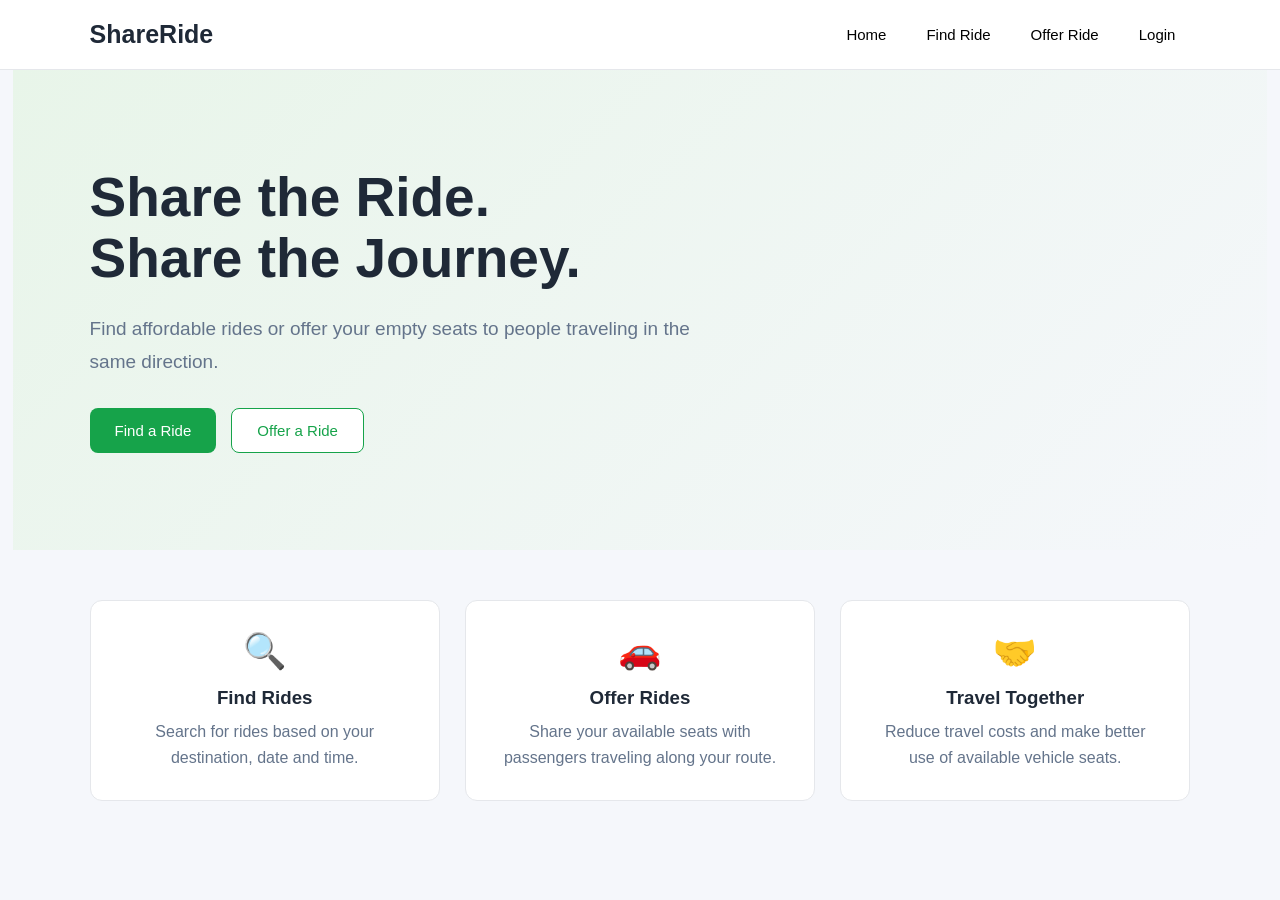
<file: index.html>
<!DOCTYPE html>
<html lang="en">
<head>
    <meta charset="UTF-8">
    <meta name="viewport" content="width=device-width, initial-scale=1.0">

    <title>ShareRide - Car Pooling System</title>

    <link rel="stylesheet" href="style.css">
</head>

<body>

    <!-- ================= NAVBAR ================= -->

    <nav class="navbar">

        <div class="logo" onclick="showPage('home')">
            ShareRide
        </div>

        <div class="nav-links" id="navLinks">
            <button onclick="showPage('home')">Home</button>
            <button onclick="showPage('findRide')">Find Ride</button>
            <button onclick="showPage('offerRide')">Offer Ride</button>
            <button onclick="showPage('login')" id="loginNav">
                Login
            </button>
        </div>

    </nav>


    <!-- ================= HOME ================= -->

    <section id="home" class="page active">

        <div class="hero">

            <div class="hero-content">

                <h1>
                    Share the Ride.<br>
                    Share the Journey.
                </h1>

                <p>
                    Find affordable rides or offer your empty seats
                    to people traveling in the same direction.
                </p>

                <div class="hero-buttons">

                    <button
                        class="primary-btn"
                        onclick="showPage('findRide')">
                        Find a Ride
                    </button>

                    <button
                        class="secondary-btn"
                        onclick="showPage('offerRide')">
                        Offer a Ride
                    </button>

                </div>

            </div>

        </div>


        <div class="features">

            <div class="feature-card">

                <div class="feature-icon">🔍</div>

                <h3>Find Rides</h3>

                <p>
                    Search for rides based on your destination,
                    date and time.
                </p>

            </div>


            <div class="feature-card">

                <div class="feature-icon">🚗</div>

                <h3>Offer Rides</h3>

                <p>
                    Share your available seats with passengers
                    traveling along your route.
                </p>

            </div>


            <div class="feature-card">

                <div class="feature-icon">🤝</div>

                <h3>Travel Together</h3>

                <p>
                    Reduce travel costs and make better use
                    of available vehicle seats.
                </p>

            </div>

        </div>

    </section>



    <!-- ================= LOGIN ================= -->

    <section id="login" class="page">

        <div class="form-container">

            <h2>Welcome Back</h2>

            <p class="form-subtitle">
                Login to your ShareRide account
            </p>


            <form onsubmit="login(event)">

                <label>Email</label>

                <input
                    type="email"
                    id="loginEmail"
                    placeholder="Enter your email"
                    required>


                <label>Password</label>

                <input
                    type="password"
                    id="loginPassword"
                    placeholder="Enter your password"
                    required>


                <button
                    type="submit"
                    class="primary-btn full-width">
                    Login
                </button>

            </form>


            <p class="switch-form">

                Don't have an account?

                <span onclick="showPage('register')">
                    Create Account
                </span>

            </p>

        </div>

    </section>



    <!-- ================= REGISTER ================= -->

    <section id="register" class="page">

        <div class="form-container">

            <h2>Create Account</h2>

            <p class="form-subtitle">
                Join the ShareRide community
            </p>


            <form onsubmit="register(event)">

                <label>Full Name</label>

                <input
                    type="text"
                    id="registerName"
                    placeholder="Enter your name"
                    required>


                <label>Email</label>

                <input
                    type="email"
                    id="registerEmail"
                    placeholder="Enter your email"
                    required>


                <label>Phone</label>

                <input
                    type="tel"
                    id="registerPhone"
                    placeholder="Enter your phone number"
                    required>


                <label>Password</label>

                <input
                    type="password"
                    id="registerPassword"
                    placeholder="Create a password"
                    required>


                <button
                    type="submit"
                    class="primary-btn full-width">
                    Create Account
                </button>

            </form>


            <p class="switch-form">

                Already have an account?

                <span onclick="showPage('login')">
                    Login
                </span>

            </p>

        </div>

    </section>



    <!-- ================= DASHBOARD ================= -->

    <section id="dashboard" class="page">

        <div class="dashboard-container">

            <div class="dashboard-header">

                <div>

                    <h2 id="welcomeUser">
                        Welcome!
                    </h2>

                    <p>
                        Manage your rides and bookings.
                    </p>

                </div>

                <button
                    class="logout-btn"
                    onclick="logout()">
                    Logout
                </button>

            </div>


            <div class="dashboard-actions">

                <div
                    class="dashboard-card"
                    onclick="showPage('offerRide')">

                    <div class="dashboard-icon">
                        🚗
                    </div>

                    <h3>Offer a Ride</h3>

                    <p>
                        Have an empty seat?
                        Offer your ride.
                    </p>

                </div>


                <div
                    class="dashboard-card"
                    onclick="showPage('findRide')">

                    <div class="dashboard-icon">
                        🔍
                    </div>

                    <h3>Find a Ride</h3>

                    <p>
                        Search for available rides.
                    </p>

                </div>


                <div
                    class="dashboard-card"
                    onclick="showPage('myRides')">

                    <div class="dashboard-icon">
                        📋
                    </div>

                    <h3>My Rides</h3>

                    <p>
                        View your offered rides.
                    </p>

                </div>


                <div
                    class="dashboard-card"
                    onclick="showPage('bookings')">

                    <div class="dashboard-icon">
                        🎫
                    </div>

                    <h3>My Bookings</h3>

                    <p>
                        View your ride bookings.
                    </p>

                </div>

            </div>

        </div>

    </section>



    <!-- ================= OFFER RIDE ================= -->

    <section id="offerRide" class="page">

        <div class="form-container large">

            <h2>Offer a Ride</h2>

            <p class="form-subtitle">
                Enter the details of your upcoming trip.
            </p>


            <form onsubmit="offerRide(event)">

                <div class="form-row">

                    <div>

                        <label>From</label>

                        <input
                            type="text"
                            id="rideSource"
                            placeholder="e.g. Rajshahi"
                            required>

                    </div>


                    <div>

                        <label>To</label>

                        <input
                            type="text"
                            id="rideDestination"
                            placeholder="e.g. Dhaka"
                            required>

                    </div>

                </div>


                <div class="form-row">

                    <div>

                        <label>Date</label>

                        <input
                            type="date"
                            id="rideDate"
                            required>

                    </div>


                    <div>

                        <label>Time</label>

                        <input
                            type="time"
                            id="rideTime"
                            required>

                    </div>

                </div>


                <div class="form-row">

                    <div>

                        <label>Available Seats</label>

                        <input
                            type="number"
                            id="rideSeats"
                            min="1"
                            max="8"
                            placeholder="e.g. 3"
                            required>

                    </div>


                    <div>

                        <label>Fare per Seat (৳)</label>

                        <input
                            type="number"
                            id="rideFare"
                            min="0"
                            placeholder="e.g. 500"
                            required>

                    </div>

                </div>


                <button
                    type="submit"
                    class="primary-btn full-width">

                    Publish Ride

                </button>

            </form>

        </div>

    </section>



    <!-- ================= FIND RIDE ================= -->

    <section id="findRide" class="page">

        <div class="page-container">

            <h2>Find a Ride</h2>

            <p class="form-subtitle">
                Search for available rides.
            </p>


            <div class="search-box">

                <div>

                    <label>From</label>

                    <input
                        type="text"
                        id="searchSource"
                        placeholder="e.g. Rajshahi">

                </div>


                <div>

                    <label>To</label>

                    <input
                        type="text"
                        id="searchDestination"
                        placeholder="e.g. Dhaka">

                </div>


                <div>

                    <label>Date</label>

                    <input
                        type="date"
                        id="searchDate">

                </div>


                <button
                    class="primary-btn"
                    onclick="searchRides()">

                    Search

                </button>

            </div>


            <div id="rideResults">

                <div class="ride-card">

                    <div class="ride-main">

                        <h3>
                            Rajshahi → Dhaka
                        </h3>

                        <p>
                            👤 Driver: Rahim Ahmed
                        </p>

                        <p>
                            📅 20 August 2026
                        </p>

                        <p>
                            🕗 08:00 AM
                        </p>

                    </div>


                    <div class="ride-info">

                        <strong>
                            ৳500
                        </strong>

                        <span>
                            3 seats available
                        </span>

                        <button
                            class="small-btn"
                            onclick="viewRide()">

                            View Details

                        </button>

                    </div>

                </div>


                <div class="ride-card">

                    <div class="ride-main">

                        <h3>
                            Rajshahi → Dhaka
                        </h3>

                        <p>
                            👤 Driver: Karim Hasan
                        </p>

                        <p>
                            📅 20 August 2026
                        </p>

                        <p>
                            🕘 09:30 AM
                        </p>

                    </div>


                    <div class="ride-info">

                        <strong>
                            ৳450
                        </strong>

                        <span>
                            2 seats available
                        </span>

                        <button
                            class="small-btn"
                            onclick="viewRide()">

                            View Details

                        </button>

                    </div>

                </div>

            </div>

        </div>

    </section>



    <!-- ================= RIDE DETAILS ================= -->

    <section id="rideDetails" class="page">

        <div class="details-container">

            <button
                class="back-btn"
                onclick="showPage('findRide')">

                ← Back to rides

            </button>


            <div class="details-card">

                <h2>
                    Rajshahi → Dhaka
                </h2>

                <div class="details-grid">

                    <div>
                        <span>Driver</span>
                        <strong>Rahim Ahmed</strong>
                    </div>

                    <div>
                        <span>Date</span>
                        <strong>20 August 2026</strong>
                    </div>

                    <div>
                        <span>Time</span>
                        <strong>08:00 AM</strong>
                    </div>

                    <div>
                        <span>Available Seats</span>
                        <strong>3</strong>
                    </div>

                    <div>
                        <span>Fare</span>
                        <strong>৳500 / seat</strong>
                    </div>

                </div>


                <button
                    class="primary-btn full-width"
                    onclick="bookRide()">

                    Book a Seat

                </button>

            </div>

        </div>

    </section>



    <!-- ================= MY RIDES ================= -->

    <section id="myRides" class="page">

        <div class="page-container">

            <h2>My Rides</h2>

            <p class="form-subtitle">
                Rides you have offered.
            </p>


            <div class="ride-card">

                <div class="ride-main">

                    <h3>
                        Rajshahi → Dhaka
                    </h3>

                    <p>
                        📅 20 August 2026
                    </p>

                    <p>
                        🕗 08:00 AM
                    </p>

                </div>


                <div class="ride-info">

                    <strong>
                        3 Seats
                    </strong>

                    <span>
                        ৳500 / seat
                    </span>

                </div>

            </div>

        </div>

    </section>



    <!-- ================= BOOKINGS ================= -->

    <section id="bookings" class="page">

        <div class="page-container">

            <h2>My Bookings</h2>

            <p class="form-subtitle">
                Your upcoming rides.
            </p>


            <div class="ride-card">

                <div class="ride-main">

                    <h3>
                        Rajshahi → Dhaka
                    </h3>

                    <p>
                        Driver: Rahim Ahmed
                    </p>

                    <p>
                        20 August 2026 · 08:00 AM
                    </p>

                </div>


                <div class="ride-info">

                    <strong>
                        1 Seat
                    </strong>

                    <span class="status">
                        Confirmed
                    </span>

                </div>

            </div>

        </div>

    </section>



    <!-- ================= TOAST ================= -->

    <div id="toast" class="toast">
        <span id="toastMessage"></span>
    </div>


    <script src="script.js"></script>

</body>
</html>
</file>
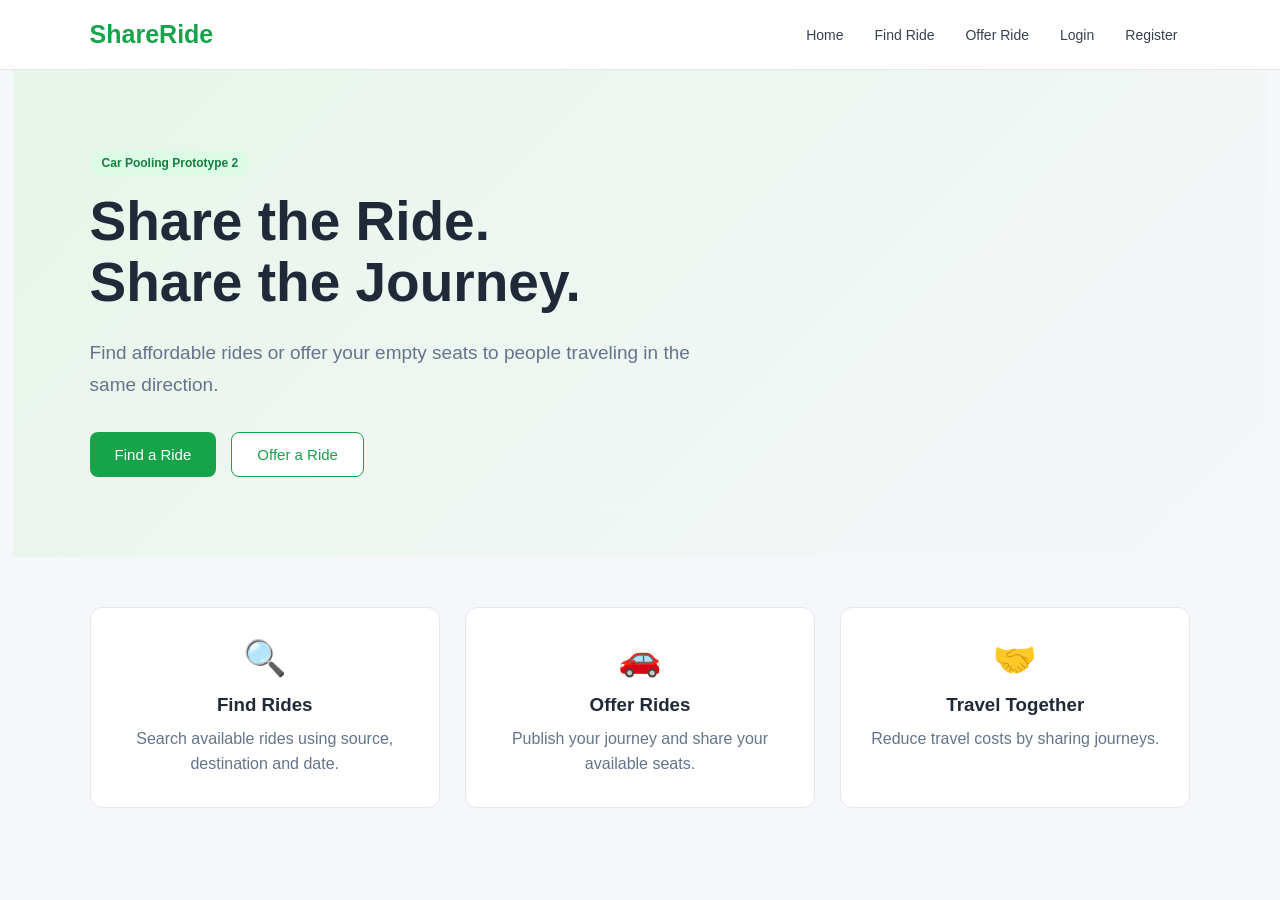
<file: prototype-2/index.html>
<!DOCTYPE html>
<html lang="en">

<head>

    <meta charset="UTF-8">

    <meta
        name="viewport"
        content="width=device-width, initial-scale=1.0">

    <title>ShareRide - Prototype 2</title>

    <link rel="stylesheet" href="style.css">

</head>

<body>


<!-- =====================================================
     NAVBAR
===================================================== -->

<nav class="navbar">

    <div
        class="logo"
        onclick="showPage('home')">

        ShareRide

    </div>


    <div
        class="nav-links"
        id="navLinks">

        <button onclick="showPage('home')">
            Home
        </button>

        <button onclick="showPage('findRide')">
            Find Ride
        </button>

        <button
            onclick="showPage('offerRide')">

            Offer Ride

        </button>

        <button
            id="dashboardNav"
            onclick="showPage('dashboard')"
            class="hidden">

            Dashboard

        </button>

        <button
            id="loginNav"
            onclick="showPage('login')">

            Login

        </button>

        <button
            id="registerNav"
            onclick="showPage('register')">

            Register

        </button>

        <button
            id="logoutNav"
            onclick="logout()"
            class="hidden">

            Logout

        </button>

    </div>

</nav>



<!-- =====================================================
     HOME
===================================================== -->

<section
    id="home"
    class="page active">

    <div class="hero">

        <div class="hero-content">

            <span class="badge">
                Car Pooling Prototype 2
            </span>

            <h1>
                Share the Ride.<br>
                Share the Journey.
            </h1>

            <p>
                Find affordable rides or offer your
                empty seats to people traveling in
                the same direction.
            </p>


            <div class="hero-buttons">

                <button
                    class="primary-btn"
                    onclick="showPage('findRide')">

                    Find a Ride

                </button>


                <button
                    class="secondary-btn"
                    onclick="showPage('offerRide')">

                    Offer a Ride

                </button>

            </div>

        </div>

    </div>


    <div class="features">

        <div class="feature-card">

            <div class="feature-icon">
                🔍
            </div>

            <h3>
                Find Rides
            </h3>

            <p>
                Search available rides using
                source, destination and date.
            </p>

        </div>


        <div class="feature-card">

            <div class="feature-icon">
                🚗
            </div>

            <h3>
                Offer Rides
            </h3>

            <p>
                Publish your journey and share
                your available seats.
            </p>

        </div>


        <div class="feature-card">

            <div class="feature-icon">
                🤝
            </div>

            <h3>
                Travel Together
            </h3>

            <p>
                Reduce travel costs by
                sharing journeys.
            </p>

        </div>

    </div>

</section>



<!-- =====================================================
     LOGIN
===================================================== -->

<section
    id="login"
    class="page">

    <div class="form-container">

        <h2>
            Welcome Back
        </h2>

        <p class="form-subtitle">
            Login to your ShareRide account
        </p>


        <form
            onsubmit="login(event)">

            <label>
                Email
            </label>

            <input
                type="email"
                id="loginEmail"
                placeholder="Enter your email"
                required>


            <label>
                Password
            </label>

            <input
                type="password"
                id="loginPassword"
                placeholder="Enter your password"
                required>


            <button
                type="submit"
                class="primary-btn full-width">

                Login

            </button>

        </form>


        <p class="switch-form">

            Don't have an account?

            <span
                onclick="showPage('register')">

                Create Account

            </span>

        </p>

    </div>

</section>



<!-- =====================================================
     REGISTER
===================================================== -->

<section
    id="register"
    class="page">

    <div class="form-container">

        <h2>
            Create Account
        </h2>

        <p class="form-subtitle">
            Join the ShareRide community
        </p>


        <form
            onsubmit="register(event)">

            <label>
                Full Name
            </label>

            <input
                type="text"
                id="registerName"
                placeholder="Enter your name"
                required>


            <label>
                Email
            </label>

            <input
                type="email"
                id="registerEmail"
                placeholder="Enter your email"
                required>


            <label>
                Phone
            </label>

            <input
                type="tel"
                id="registerPhone"
                placeholder="01XXXXXXXXX"
                required>


            <label>
                Password
            </label>

            <input
                type="password"
                id="registerPassword"
                placeholder="Create a password"
                minlength="6"
                required>


            <button
                type="submit"
                class="primary-btn full-width">

                Create Account

            </button>

        </form>


        <p class="switch-form">

            Already have an account?

            <span
                onclick="showPage('login')">

                Login

            </span>

        </p>

    </div>

</section>



<!-- =====================================================
     DASHBOARD
===================================================== -->

<section
    id="dashboard"
    class="page">

    <div class="dashboard-container">

        <div class="dashboard-header">

            <div>

                <span class="badge">
                    Dashboard
                </span>

                <h2 id="welcomeUser">
                    Welcome!
                </h2>

                <p>
                    Manage your rides and bookings.
                </p>

            </div>

        </div>


        <div class="stats">

            <div class="stat-card">

                <span>
                    Offered Rides
                </span>

                <strong id="rideCount">
                    0
                </strong>

            </div>


            <div class="stat-card">

                <span>
                    My Bookings
                </span>

                <strong id="bookingCount">
                    0
                </strong>

            </div>


            <div class="stat-card">

                <span>
                    Active Rides
                </span>

                <strong id="activeRideCount">
                    0
                </strong>

            </div>

        </div>


        <div class="dashboard-actions">

            <div
                class="dashboard-card"
                onclick="showPage('offerRide')">

                <div class="dashboard-icon">
                    🚗
                </div>

                <h3>
                    Offer a Ride
                </h3>

                <p>
                    Publish your upcoming journey.
                </p>

            </div>


            <div
                class="dashboard-card"
                onclick="showPage('findRide')">

                <div class="dashboard-icon">
                    🔍
                </div>

                <h3>
                    Find a Ride
                </h3>

                <p>
                    Search for available rides.
                </p>

            </div>


            <div
                class="dashboard-card"
                onclick="showPage('myRides')">

                <div class="dashboard-icon">
                    📋
                </div>

                <h3>
                    My Rides
                </h3>

                <p>
                    Manage rides you have offered.
                </p>

            </div>


            <div
                class="dashboard-card"
                onclick="showPage('bookings')">

                <div class="dashboard-icon">
                    🎫
                </div>

                <h3>
                    My Bookings
                </h3>

                <p>
                    View your booked rides.
                </p>

            </div>

        </div>

    </div>

</section>



<!-- =====================================================
     OFFER RIDE
===================================================== -->

<section
    id="offerRide"
    class="page">

    <div class="form-container large">

        <h2>
            Offer a Ride
        </h2>

        <p class="form-subtitle">
            Publish your upcoming journey.
        </p>


        <form
            onsubmit="createRide(event)">

            <div class="form-row">

                <div>

                    <label>
                        From
                    </label>

                    <input
                        type="text"
                        id="rideSource"
                        placeholder="e.g. Rajshahi"
                        required>

                </div>


                <div>

                    <label>
                        To
                    </label>

                    <input
                        type="text"
                        id="rideDestination"
                        placeholder="e.g. Dhaka"
                        required>

                </div>

            </div>


            <div class="form-row">

                <div>

                    <label>
                        Date
                    </label>

                    <input
                        type="date"
                        id="rideDate"
                        required>

                </div>


                <div>

                    <label>
                        Time
                    </label>

                    <input
                        type="time"
                        id="rideTime"
                        required>

                </div>

            </div>


            <div class="form-row">

                <div>

                    <label>
                        Available Seats
                    </label>

                    <input
                        type="number"
                        id="rideSeats"
                        min="1"
                        max="8"
                        required>

                </div>


                <div>

                    <label>
                        Fare per Seat (৳)
                    </label>

                    <input
                        type="number"
                        id="rideFare"
                        min="0"
                        required>

                </div>

            </div>


            <button
                type="submit"
                class="primary-btn full-width">

                Publish Ride

            </button>

        </form>

    </div>

</section>



<!-- =====================================================
     FIND RIDE
===================================================== -->

<section
    id="findRide"
    class="page">

    <div class="page-container">

        <h2>
            Find a Ride
        </h2>

        <p class="form-subtitle">
            Search for available rides.
        </p>


        <div class="search-box">

            <div>

                <label>
                    From
                </label>

                <input
                    type="text"
                    id="searchSource"
                    placeholder="Rajshahi">

            </div>


            <div>

                <label>
                    To
                </label>

                <input
                    type="text"
                    id="searchDestination"
                    placeholder="Dhaka">

            </div>


            <div>

                <label>
                    Date
                </label>

                <input
                    type="date"
                    id="searchDate">

            </div>


            <button
                class="primary-btn"
                onclick="searchRides()">

                Search

            </button>

        </div>


        <div id="rideResults">

        </div>

    </div>

</section>



<!-- =====================================================
     RIDE DETAILS
===================================================== -->

<section
    id="rideDetails"
    class="page">

    <div class="details-container">

        <button
            class="back-btn"
            onclick="showPage('findRide')">

            ← Back to rides

        </button>


        <div
            id="rideDetailsContent"
            class="details-card">

        </div>

    </div>

</section>



<!-- =====================================================
     MY RIDES
===================================================== -->

<section
    id="myRides"
    class="page">

    <div class="page-container">

        <h2>
            My Rides
        </h2>

        <p class="form-subtitle">
            Rides you have published.
        </p>


        <div id="myRidesContainer">

        </div>

    </div>

</section>



<!-- =====================================================
     BOOKINGS
===================================================== -->

<section
    id="bookings"
    class="page">

    <div class="page-container">

        <h2>
            My Bookings
        </h2>

        <p class="form-subtitle">
            Your booked rides.
        </p>


        <div id="bookingsContainer">

        </div>

    </div>

</section>



<!-- =====================================================
     TOAST
===================================================== -->

<div
    id="toast"
    class="toast">

    <span id="toastMessage"></span>

</div>



<script src="script.js"></script>

</body>

</html>
</file>
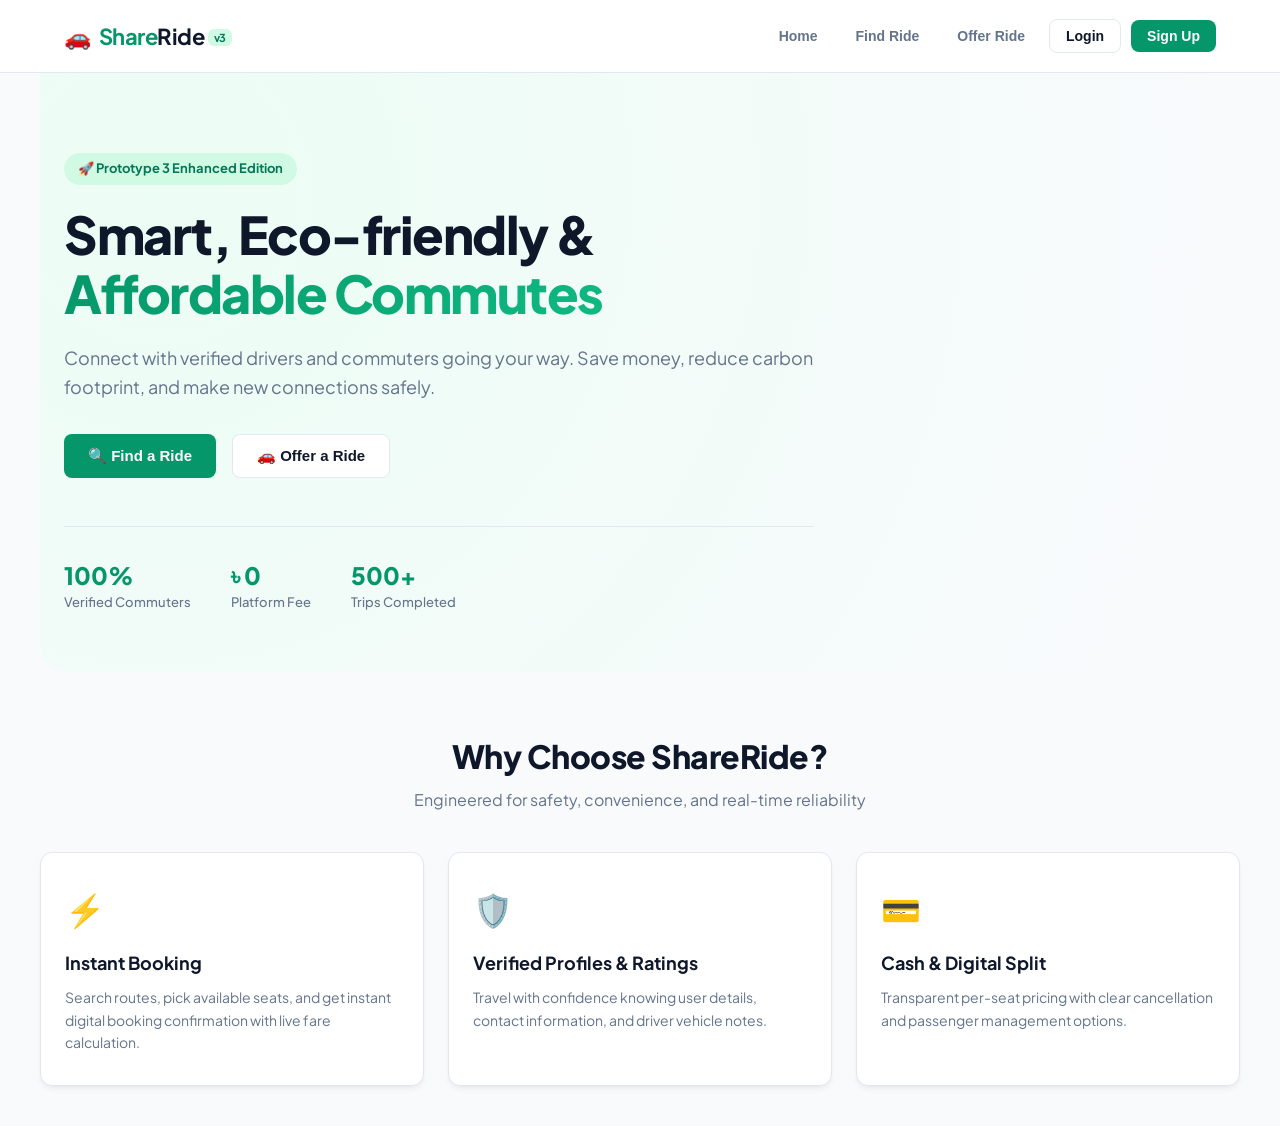
<file: Prototype-3/index.html>
<!DOCTYPE html>
<html lang="en">
<head>
    <meta charset="UTF-8">
    <meta name="viewport" content="width=device-width, initial-scale=1.0">
    <title>ShareRide - Prototype 3</title>
    <link rel="stylesheet" href="style.css">
    <!-- Google Fonts for modern look -->
    <link rel="preconnect" href="https://fonts.googleapis.com">
    <link rel="preconnect" href="https://fonts.gstatic.com" crossorigin>
    <link href="https://fonts.googleapis.com/css2?family=Plus+Jakarta+Sans:wght@400;500;600;700;800&display=swap" rel="stylesheet">
</head>
<body>

<!-- =====================================================
     NAVBAR
===================================================== -->
<nav class="navbar">
    <div class="nav-container">
        <div class="logo" onclick="showPage('home')">
            <span class="logo-icon">🚗</span>
            <span>Share<strong>Ride</strong> <small class="version-tag">v3</small></span>
        </div>

        <div class="nav-links" id="navLinks">
            <button class="nav-item" onclick="showPage('home')">Home</button>
            <button class="nav-item" onclick="showPage('findRide')">Find Ride</button>
            <button class="nav-item" onclick="showPage('offerRide')">Offer Ride</button>
            <button class="nav-item hidden" id="dashboardNav" onclick="showPage('dashboard')">Dashboard</button>
            <button class="nav-btn btn-secondary" id="loginNav" onclick="showPage('login')">Login</button>
            <button class="nav-btn btn-primary" id="registerNav" onclick="showPage('register')">Sign Up</button>
            <button class="nav-btn btn-danger hidden" id="logoutNav" onclick="logout()">Logout</button>
        </div>
    </div>
</nav>

<!-- =====================================================
     HOME
===================================================== -->
<section id="home" class="page active">
    <div class="hero">
        <div class="hero-content">
            <span class="badge">🚀 Prototype 3 Enhanced Edition</span>
            <h1>Smart, Eco-friendly & <br><span class="gradient-text">Affordable Commutes</span></h1>
            <p>Connect with verified drivers and commuters going your way. Save money, reduce carbon footprint, and make new connections safely.</p>
            
            <div class="hero-buttons">
                <button class="primary-btn" onclick="showPage('findRide')">🔍 Find a Ride</button>
                <button class="secondary-btn" onclick="showPage('offerRide')">🚗 Offer a Ride</button>
            </div>
            
            <div class="hero-stats">
                <div class="mini-stat">
                    <span class="mini-num">100%</span>
                    <span class="mini-label">Verified Commuters</span>
                </div>
                <div class="mini-stat">
                    <span class="mini-num">৳ 0</span>
                    <span class="mini-label">Platform Fee</span>
                </div>
                <div class="mini-stat">
                    <span class="mini-num">500+</span>
                    <span class="mini-label">Trips Completed</span>
                </div>
            </div>
        </div>
    </div>

    <div class="section-title">
        <h2>Why Choose ShareRide?</h2>
        <p>Engineered for safety, convenience, and real-time reliability</p>
    </div>

    <div class="features">
        <div class="feature-card">
            <div class="feature-icon">⚡</div>
            <h3>Instant Booking</h3>
            <p>Search routes, pick available seats, and get instant digital booking confirmation with live fare calculation.</p>
        </div>
        <div class="feature-card">
            <div class="feature-icon">🛡️</div>
            <h3>Verified Profiles & Ratings</h3>
            <p>Travel with confidence knowing user details, contact information, and driver vehicle notes.</p>
        </div>
        <div class="feature-card">
            <div class="feature-icon">💳</div>
            <h3>Cash & Digital Split</h3>
            <p>Transparent per-seat pricing with clear cancellation and passenger management options.</p>
        </div>
    </div>
</section>

<!-- =====================================================
     LOGIN
===================================================== -->
<section id="login" class="page">
    <div class="form-container">
        <div class="form-header">
            <h2>Welcome Back</h2>
            <p class="form-subtitle">Log in to manage your journeys and bookings</p>
        </div>

        <form onsubmit="login(event)">
            <div class="form-group">
                <label>Email Address</label>
                <input type="email" id="loginEmail" placeholder="e.g. rahim@example.com" required>
            </div>

            <div class="form-group">
                <label>Password</label>
                <input type="password" id="loginPassword" placeholder="Enter your password" required>
            </div>

            <button type="submit" class="primary-btn full-width">Sign In</button>
        </form>

        <p class="switch-form">
            Don't have an account? <span onclick="showPage('register')">Create an Account</span>
        </p>
    </div>
</section>

<!-- =====================================================
     REGISTER
===================================================== -->
<section id="register" class="page">
    <div class="form-container">
        <div class="form-header">
            <h2>Create Account</h2>
            <p class="form-subtitle">Join thousands of verified commuters across Bangladesh</p>
        </div>

        <form onsubmit="register(event)">
            <div class="form-group">
                <label>Full Name</label>
                <input type="text" id="registerName" placeholder="e.g. Rahim Ahmed" required>
            </div>

            <div class="form-group">
                <label>Email Address</label>
                <input type="email" id="registerEmail" placeholder="e.g. rahim@example.com" required>
            </div>

            <div class="form-group">
                <label>Phone Number</label>
                <input type="tel" id="registerPhone" placeholder="017XXXXXXXX" required>
            </div>

            <div class="form-group">
                <label>Password</label>
                <input type="password" id="registerPassword" placeholder="Minimum 6 characters" minlength="6" required>
            </div>

            <button type="submit" class="primary-btn full-width">Complete Registration</button>
        </form>

        <p class="switch-form">
            Already have an account? <span onclick="showPage('login')">Sign In</span>
        </p>
    </div>
</section>

<!-- =====================================================
     DASHBOARD
===================================================== -->
<section id="dashboard" class="page">
    <div class="dashboard-container">
        <div class="dashboard-header">
            <div class="user-greeting">
                <span class="badge">Prototype 3 Live Panel</span>
                <h2 id="welcomeUser">Welcome, Traveler!</h2>
                <p>Track your rides, booking history, and active routes in real-time.</p>
            </div>
        </div>

        <div class="stats">
            <div class="stat-card">
                <div class="stat-icon-wrapper">🚗</div>
                <div class="stat-info">
                    <span>Offered Rides</span>
                    <strong id="rideCount">0</strong>
                </div>
            </div>
            <div class="stat-card">
                <div class="stat-icon-wrapper">🎫</div>
                <div class="stat-info">
                    <span>Active Bookings</span>
                    <strong id="bookingCount">0</strong>
                </div>
            </div>
            <div class="stat-card">
                <div class="stat-icon-wrapper">🟢</div>
                <div class="stat-info">
                    <span>Active Rides</span>
                    <strong id="activeRideCount">0</strong>
                </div>
            </div>
            <div class="stat-card">
                <div class="stat-icon-wrapper">৳</div>
                <div class="stat-info">
                    <span>Total Trip Value</span>
                    <strong id="totalSpent">৳0</strong>
                </div>
            </div>
        </div>

        <div class="dashboard-actions">
            <div class="dashboard-card" onclick="showPage('offerRide')">
                <div class="dashboard-icon">🚗</div>
                <h3>Offer a Ride</h3>
                <p>Publish an upcoming trip & share vehicle costs.</p>
            </div>

            <div class="dashboard-card" onclick="showPage('findRide')">
                <div class="dashboard-icon">🔍</div>
                <h3>Find a Ride</h3>
                <p>Search routes by city, date & seat count.</p>
            </div>

            <div class="dashboard-card" onclick="showPage('myRides')">
                <div class="dashboard-icon">📋</div>
                <h3>My Offered Rides</h3>
                <p>Manage passenger requests & ride cancellations.</p>
            </div>

            <div class="dashboard-card" onclick="showPage('bookings')">
                <div class="dashboard-icon">🎫</div>
                <h3>My Bookings</h3>
                <p>View confirmed tickets & receipt details.</p>
            </div>
        </div>
    </div>
</section>

<!-- =====================================================
     OFFER RIDE
===================================================== -->
<section id="offerRide" class="page">
    <div class="form-container large">
        <div class="form-header">
            <h2>Offer a Ride</h2>
            <p class="form-subtitle">Publish your itinerary and share vacant seats</p>
        </div>

        <form onsubmit="createRide(event)">
            <div class="form-row">
                <div class="form-group">
                    <label>From (Pickup Location)</label>
                    <input type="text" id="rideSource" placeholder="e.g. Rajshahi" required>
                </div>
                <div class="form-group">
                    <label>To (Destination)</label>
                    <input type="text" id="rideDestination" placeholder="e.g. Dhaka" required>
                </div>
            </div>

            <div class="form-row">
                <div class="form-group">
                    <label>Date of Journey</label>
                    <input type="date" id="rideDate" required>
                </div>
                <div class="form-group">
                    <label>Departure Time</label>
                    <input type="time" id="rideTime" required>
                </div>
            </div>

            <div class="form-row">
                <div class="form-group">
                    <label>Vehicle Model / Type</label>
                    <input type="text" id="rideVehicle" placeholder="e.g. Toyota Corolla / Sedan" required>
                </div>
                <div class="form-group">
                    <label>Available Seats</label>
                    <input type="number" id="rideSeats" min="1" max="8" value="3" required>
                </div>
            </div>

            <div class="form-group">
                <label>Fare per Seat (৳ BDT)</label>
                <input type="number" id="rideFare" min="0" placeholder="e.g. 500" required>
            </div>

            <button type="submit" class="primary-btn full-width">🚀 Publish Trip</button>
        </form>
    </div>
</section>

<!-- =====================================================
     FIND RIDE
===================================================== -->
<section id="findRide" class="page">
    <div class="page-container">
        <div class="page-heading">
            <h2>Search Available Rides</h2>
            <p>Find matches tailored to your travel date and preferred route</p>
        </div>

        <div class="search-box">
            <div class="search-field">
                <label>From</label>
                <input type="text" id="searchSource" placeholder="e.g. Rajshahi">
            </div>
            <div class="search-field">
                <label>To</label>
                <input type="text" id="searchDestination" placeholder="e.g. Dhaka">
            </div>
            <div class="search-field">
                <label>Date</label>
                <input type="date" id="searchDate">
            </div>
            <div class="search-buttons">
                <button class="primary-btn" onclick="searchRides()">🔍 Search</button>
                <button class="secondary-btn" onclick="resetSearch()">Reset</button>
            </div>
        </div>

        <div id="rideResults" class="rides-list-grid"></div>
    </div>
</section>

<!-- =====================================================
     RIDE DETAILS
===================================================== -->
<section id="rideDetails" class="page">
    <div class="details-container">
        <button class="back-btn" onclick="showPage('findRide')">← Back to search results</button>
        <div id="rideDetailsContent" class="details-card"></div>
    </div>
</section>

<!-- =====================================================
     MY RIDES
===================================================== -->
<section id="myRides" class="page">
    <div class="page-container">
        <div class="page-heading">
            <h2>My Offered Rides</h2>
            <p>Manage and track trips you have listed for commuters</p>
        </div>
        <div id="myRidesContainer" class="rides-list-grid"></div>
    </div>
</section>

<!-- =====================================================
     BOOKINGS
===================================================== -->
<section id="bookings" class="page">
    <div class="page-container">
        <div class="page-heading">
            <h2>My Bookings</h2>
            <p>Your confirmed tickets and previous travel records</p>
        </div>
        <div id="bookingsContainer" class="rides-list-grid"></div>
    </div>
</section>

<!-- =====================================================
     TOAST
===================================================== -->
<div id="toast" class="toast">
    <span id="toastIcon">ℹ️</span>
    <span id="toastMessage"></span>
</div>

<script src="script.js"></script>
</body>
</html>
</file>
<file: style.css>
* {
    margin: 0;
    padding: 0;
    box-sizing: border-box;
}

body {
    font-family: Arial, Helvetica, sans-serif;
    background: #f5f7fb;
    color: #1f2937;
}


/* ================= NAVBAR ================= */

.navbar {
    height: 70px;
    background: white;

    display: flex;
    align-items: center;
    justify-content: space-between;

    padding: 0 7%;

    border-bottom: 1px solid #e5e7eb;

    position: sticky;
    top: 0;

    z-index: 100;
}

.logo {
    font-size: 25px;
    font-weight: bold;
    cursor: pointer;
}

.nav-links {
    display: flex;
    gap: 10px;
}

.nav-links button {
    background: none;
    border: none;

    padding: 10px 15px;

    cursor: pointer;

    font-size: 15px;
}

.nav-links button:hover {
    background: #f1f5f9;
    border-radius: 8px;
}


/* ================= PAGE ================= */

.page {
    display: none;

    min-height: calc(100vh - 70px);

    padding: 50px 7%;
}

.page.active {
    display: block;
}


/* ================= HERO ================= */

.hero {
    min-height: 480px;

    display: flex;
    align-items: center;

    background: linear-gradient(
        135deg,
        #e8f5e9,
        #f5f7fb
    );

    margin: -50px -7% 0;

    padding: 80px 7%;
}

.hero-content {
    max-width: 650px;
}

.hero h1 {
    font-size: 55px;
    line-height: 1.1;

    margin-bottom: 25px;
}

.hero p {
    font-size: 19px;
    line-height: 1.7;

    color: #64748b;

    margin-bottom: 30px;
}

.hero-buttons {
    display: flex;
    gap: 15px;
}


/* ================= BUTTONS ================= */

.primary-btn {
    background: #16a34a;

    color: white;

    border: none;

    padding: 13px 25px;

    border-radius: 8px;

    font-size: 15px;

    cursor: pointer;
}

.primary-btn:hover {
    background: #15803d;
}

.secondary-btn {
    background: white;

    color: #16a34a;

    border: 1px solid #16a34a;

    padding: 13px 25px;

    border-radius: 8px;

    cursor: pointer;

    font-size: 15px;
}

.secondary-btn:hover {
    background: #f0fdf4;
}

.full-width {
    width: 100%;
}

.small-btn {
    border: none;

    background: #16a34a;

    color: white;

    padding: 9px 15px;

    border-radius: 6px;

    cursor: pointer;
}

.back-btn {
    border: none;

    background: none;

    cursor: pointer;

    margin-bottom: 20px;

    font-size: 15px;
}


/* ================= FEATURES ================= */

.features {
    display: grid;

    grid-template-columns:
        repeat(3, 1fr);

    gap: 25px;

    margin-top: 50px;
}

.feature-card {
    background: white;

    padding: 30px;

    border-radius: 12px;

    border: 1px solid #e5e7eb;

    text-align: center;
}

.feature-icon {
    font-size: 35px;

    margin-bottom: 15px;
}

.feature-card h3 {
    margin-bottom: 10px;
}

.feature-card p {
    color: #64748b;

    line-height: 1.6;
}


/* ================= FORMS ================= */

.form-container {
    background: white;

    max-width: 450px;

    margin: 20px auto;

    padding: 35px;

    border-radius: 12px;

    border: 1px solid #e5e7eb;
}

.form-container.large {
    max-width: 700px;
}

.form-container h2 {
    margin-bottom: 8px;
}

.form-subtitle {
    color: #64748b;

    margin-bottom: 25px;
}

form {
    display: flex;

    flex-direction: column;

    gap: 10px;
}

label {
    font-size: 14px;

    font-weight: 600;

    margin-top: 8px;
}

input {
    width: 100%;

    padding: 12px;

    border: 1px solid #d1d5db;

    border-radius: 7px;

    font-size: 15px;

    outline: none;
}

input:focus {
    border-color: #16a34a;
}

.switch-form {
    text-align: center;

    margin-top: 20px;

    color: #64748b;
}

.switch-form span {
    color: #16a34a;

    cursor: pointer;

    font-weight: bold;
}

.form-row {
    display: grid;

    grid-template-columns: 1fr 1fr;

    gap: 20px;
}


/* ================= DASHBOARD ================= */

.dashboard-container {
    max-width: 1100px;

    margin: auto;
}

.dashboard-header {
    display: flex;

    justify-content: space-between;

    align-items: center;

    margin-bottom: 35px;
}

.dashboard-header p {
    color: #64748b;

    margin-top: 5px;
}

.logout-btn {
    padding: 10px 20px;

    border: 1px solid #ef4444;

    background: white;

    color: #ef4444;

    border-radius: 7px;

    cursor: pointer;
}

.dashboard-actions {
    display: grid;

    grid-template-columns:
        repeat(4, 1fr);

    gap: 20px;
}

.dashboard-card {
    background: white;

    padding: 25px;

    border-radius: 12px;

    border: 1px solid #e5e7eb;

    cursor: pointer;

    transition: 0.2s;
}

.dashboard-card:hover {
    transform: translateY(-3px);

    border-color: #16a34a;
}

.dashboard-icon {
    font-size: 30px;

    margin-bottom: 15px;
}

.dashboard-card p {
    color: #64748b;

    margin-top: 8px;

    line-height: 1.5;
}


/* ================= SEARCH ================= */

.page-container {
    max-width: 1100px;

    margin: auto;
}

.search-box {
    background: white;

    padding: 25px;

    border-radius: 12px;

    border: 1px solid #e5e7eb;

    display: grid;

    grid-template-columns:
        1fr 1fr 1fr auto;

    gap: 15px;

    align-items: end;

    margin-bottom: 30px;
}


/* ================= RIDE CARD ================= */

.ride-card {
    background: white;

    padding: 25px;

    border-radius: 12px;

    border: 1px solid #e5e7eb;

    display: flex;

    justify-content: space-between;

    align-items: center;

    margin-bottom: 15px;
}

.ride-main h3 {
    margin-bottom: 12px;
}

.ride-main p {
    color: #64748b;

    margin: 5px 0;
}

.ride-info {
    display: flex;

    flex-direction: column;

    align-items: flex-end;

    gap: 8px;
}

.ride-info strong {
    font-size: 20px;
}

.ride-info span {
    color: #64748b;
}

.status {
    color: #16a34a !important;

    font-weight: bold;
}


/* ================= DETAILS ================= */

.details-container {
    max-width: 700px;

    margin: auto;
}

.details-card {
    background: white;

    padding: 35px;

    border-radius: 12px;

    border: 1px solid #e5e7eb;
}

.details-card h2 {
    margin-bottom: 30px;
}

.details-grid {
    display: grid;

    grid-template-columns:
        1fr 1fr;

    gap: 25px;

    margin-bottom: 30px;
}

.details-grid div {
    display: flex;

    flex-direction: column;

    gap: 5px;
}

.details-grid span {
    color: #64748b;

    font-size: 14px;
}


/* ================= TOAST ================= */

.toast {
    position: fixed;

    bottom: 30px;

    right: 30px;

    background: #1f2937;

    color: white;

    padding: 15px 22px;

    border-radius: 8px;

    display: none;

    z-index: 1000;
}

.toast.show {
    display: block;
}


/* ================= RESPONSIVE ================= */

@media (max-width: 800px) {

    .navbar {
        padding: 0 4%;
    }

    .nav-links {
        gap: 2px;
    }

    .nav-links button {
        padding: 8px;
    }

    .hero h1 {
        font-size: 40px;
    }

    .features {
        grid-template-columns: 1fr;
    }

    .dashboard-actions {
        grid-template-columns: 1fr 1fr;
    }

    .search-box {
        grid-template-columns: 1fr;
    }

    .form-row {
        grid-template-columns: 1fr;
    }

    .ride-card {
        flex-direction: column;

        align-items: flex-start;

        gap: 20px;
    }

    .ride-info {
        align-items: flex-start;
    }
}


@media (max-width: 500px) {

    .dashboard-actions {
        grid-template-columns: 1fr;
    }

    .hero-buttons {
        flex-direction: column;
    }
}
</file>
<file: prototype-2/style.css>
* {
    margin: 0;
    padding: 0;
    box-sizing: border-box;
}


body {
    font-family:
        Arial,
        Helvetica,
        sans-serif;

    background: #f5f7fb;

    color: #1f2937;
}


/* =====================================================
   NAVBAR
===================================================== */

.navbar {
    height: 70px;

    background: white;

    display: flex;

    align-items: center;

    justify-content: space-between;

    padding: 0 7%;

    border-bottom: 1px solid #e5e7eb;

    position: sticky;

    top: 0;

    z-index: 100;
}


.logo {
    font-size: 25px;

    font-weight: bold;

    color: #16a34a;

    cursor: pointer;
}


.nav-links {
    display: flex;

    gap: 5px;

    align-items: center;
}


.nav-links button {
    background: none;

    border: none;

    padding: 9px 13px;

    cursor: pointer;

    font-size: 14px;

    color: #374151;

    border-radius: 7px;
}


.nav-links button:hover {
    background: #f0fdf4;

    color: #15803d;
}


.hidden {
    display: none !important;
}


/* =====================================================
   PAGES
===================================================== */

.page {
    display: none;

    min-height:
        calc(100vh - 70px);

    padding: 50px 7%;
}


.page.active {
    display: block;
}


/* =====================================================
   HERO
===================================================== */

.hero {
    min-height: 480px;

    display: flex;

    align-items: center;

    background:
        linear-gradient(
            135deg,
            #e8f5e9,
            #f5f7fb
        );

    margin:
        -50px -7% 0;

    padding:
        80px 7%;
}


.hero-content {
    max-width: 650px;
}


.badge {
    display: inline-block;

    padding: 6px 12px;

    background: #dcfce7;

    color: #15803d;

    border-radius: 20px;

    font-size: 12px;

    font-weight: bold;

    margin-bottom: 15px;
}


.hero h1 {
    font-size: 55px;

    line-height: 1.1;

    margin-bottom: 25px;
}


.hero p {
    font-size: 19px;

    line-height: 1.7;

    color: #64748b;

    margin-bottom: 30px;
}


.hero-buttons {
    display: flex;

    gap: 15px;
}


/* =====================================================
   BUTTONS
===================================================== */

.primary-btn {
    background: #16a34a;

    color: white;

    border: none;

    padding: 13px 25px;

    border-radius: 8px;

    font-size: 15px;

    cursor: pointer;
}


.primary-btn:hover {
    background: #15803d;
}


.secondary-btn {
    background: white;

    color: #16a34a;

    border: 1px solid #16a34a;

    padding: 13px 25px;

    border-radius: 8px;

    cursor: pointer;

    font-size: 15px;
}


.secondary-btn:hover {
    background: #f0fdf4;
}


.full-width {
    width: 100%;
}


.small-btn {
    border: none;

    background: #16a34a;

    color: white;

    padding: 9px 15px;

    border-radius: 6px;

    cursor: pointer;
}


.danger-btn {
    background: #fee2e2;

    color: #dc2626;

    border: 1px solid #fecaca;

    padding: 8px 14px;

    border-radius: 6px;

    cursor: pointer;
}


.danger-btn:hover {
    background: #fecaca;
}


.back-btn {
    border: none;

    background: none;

    cursor: pointer;

    margin-bottom: 20px;

    font-size: 15px;

    color: #16a34a;
}


/* =====================================================
   FEATURES
===================================================== */

.features {
    display: grid;

    grid-template-columns:
        repeat(3, 1fr);

    gap: 25px;

    margin-top: 50px;
}


.feature-card {
    background: white;

    padding: 30px;

    border-radius: 12px;

    border: 1px solid #e5e7eb;

    text-align: center;
}


.feature-icon {
    font-size: 35px;

    margin-bottom: 15px;
}


.feature-card h3 {
    margin-bottom: 10px;
}


.feature-card p {
    color: #64748b;

    line-height: 1.6;
}


/* =====================================================
   FORMS
===================================================== */

.form-container {
    background: white;

    max-width: 450px;

    margin: 20px auto;

    padding: 35px;

    border-radius: 12px;

    border: 1px solid #e5e7eb;
}


.form-container.large {
    max-width: 700px;
}


.form-container h2 {
    margin-bottom: 8px;
}


.form-subtitle {
    color: #64748b;

    margin-bottom: 25px;
}


form {
    display: flex;

    flex-direction: column;

    gap: 10px;
}


label {
    font-size: 14px;

    font-weight: 600;

    margin-top: 8px;
}


input {
    width: 100%;

    padding: 12px;

    border:
        1px solid #d1d5db;

    border-radius: 7px;

    font-size: 15px;

    outline: none;
}


input:focus {
    border-color: #16a34a;
}


.switch-form {
    text-align: center;

    margin-top: 20px;

    color: #64748b;
}


.switch-form span {
    color: #16a34a;

    cursor: pointer;

    font-weight: bold;
}


.form-row {
    display: grid;

    grid-template-columns:
        1fr 1fr;

    gap: 20px;
}


/* =====================================================
   DASHBOARD
===================================================== */

.dashboard-container {
    max-width: 1100px;

    margin: auto;
}


.dashboard-header {
    margin-bottom: 25px;
}


.dashboard-header h2 {
    margin-top: 5px;
}


.dashboard-header p {
    color: #64748b;

    margin-top: 5px;
}


/* =====================================================
   STAT CARDS
===================================================== */

.stats {
    display: grid;

    grid-template-columns:
        repeat(3, 1fr);

    gap: 20px;

    margin-bottom: 30px;
}


.stat-card {
    background: white;

    border: 1px solid #e5e7eb;

    border-radius: 12px;

    padding: 25px;
}


.stat-card span {
    display: block;

    color: #64748b;

    margin-bottom: 10px;
}


.stat-card strong {
    font-size: 30px;

    color: #16a34a;
}


/* =====================================================
   DASHBOARD CARDS
===================================================== */

.dashboard-actions {
    display: grid;

    grid-template-columns:
        repeat(4, 1fr);

    gap: 20px;
}


.dashboard-card {
    background: white;

    padding: 25px;

    border-radius: 12px;

    border: 1px solid #e5e7eb;

    cursor: pointer;

    transition: 0.2s;
}


.dashboard-card:hover {
    transform: translateY(-3px);

    border-color: #16a34a;
}


.dashboard-icon {
    font-size: 30px;

    margin-bottom: 15px;
}


.dashboard-card p {
    color: #64748b;

    margin-top: 8px;

    line-height: 1.5;
}


/* =====================================================
   SEARCH
===================================================== */

.page-container {
    max-width: 1100px;

    margin: auto;
}


.search-box {
    background: white;

    padding: 25px;

    border-radius: 12px;

    border: 1px solid #e5e7eb;

    display: grid;

    grid-template-columns:
        1fr 1fr 1fr auto;

    gap: 15px;

    align-items: end;

    margin-bottom: 30px;
}


/* =====================================================
   RIDE CARD
===================================================== */

.ride-card {
    background: white;

    padding: 25px;

    border-radius: 12px;

    border: 1px solid #e5e7eb;

    display: flex;

    justify-content: space-between;

    align-items: center;

    margin-bottom: 15px;
}


.ride-main h3 {
    margin-bottom: 12px;
}


.ride-main p {
    color: #64748b;

    margin: 5px 0;
}


.ride-info {
    display: flex;

    flex-direction: column;

    align-items: flex-end;

    gap: 8px;
}


.ride-info strong {
    font-size: 20px;
}


.ride-info span {
    color: #64748b;
}


.status {
    color: #16a34a !important;

    font-weight: bold;
}


/* =====================================================
   DETAILS
===================================================== */

.details-container {
    max-width: 700px;

    margin: auto;
}


.details-card {
    background: white;

    padding: 35px;

    border-radius: 12px;

    border: 1px solid #e5e7eb;
}


.details-card h2 {
    margin-bottom: 30px;
}


.details-grid {
    display: grid;

    grid-template-columns:
        1fr 1fr;

    gap: 25px;

    margin-bottom: 30px;
}


.details-grid div {
    display: flex;

    flex-direction: column;

    gap: 5px;
}


.details-grid span {
    color: #64748b;

    font-size: 14px;
}


/* =====================================================
   EMPTY STATE
===================================================== */

.empty-state {
    background: white;

    border: 1px dashed #cbd5e1;

    padding: 50px;

    border-radius: 12px;

    text-align: center;

    color: #64748b;
}


/* =====================================================
   TOAST
===================================================== */

.toast {
    position: fixed;

    bottom: 30px;

    right: 30px;

    background: #1f2937;

    color: white;

    padding: 15px 22px;

    border-radius: 8px;

    display: none;

    z-index: 1000;
}


.toast.show {
    display: block;
}


/* =====================================================
   RESPONSIVE
===================================================== */

@media (max-width: 900px) {

    .dashboard-actions {
        grid-template-columns:
            1fr 1fr;
    }

    .features {
        grid-template-columns:
            1fr;
    }

}


@media (max-width: 700px) {

    .navbar {
        height: auto;

        padding: 15px;

        flex-direction: column;

        gap: 10px;
    }


    .nav-links {
        flex-wrap: wrap;

        justify-content: center;
    }


    .hero h1 {
        font-size: 40px;
    }


    .form-row {
        grid-template-columns:
            1fr;
    }


    .search-box {
        grid-template-columns:
            1fr;
    }


    .stats {
        grid-template-columns:
            1fr;
    }


    .ride-card {
        flex-direction: column;

        align-items: flex-start;

        gap: 20px;
    }


    .ride-info {
        align-items: flex-start;
    }

}


@media (max-width: 500px) {

    .dashboard-actions {
        grid-template-columns:
            1fr;
    }


    .hero-buttons {
        flex-direction: column;
    }

}
</file>
<file: Prototype-3/style.css>
/* =====================================================
   PROTOTYPE 3 MODERN THEME & RESET
===================================================== */
:root {
    --primary: #059669;
    --primary-dark: #047857;
    --primary-light: #d1fae5;
    --primary-gradient: linear-gradient(135deg, #059669 0%, #10b981 100%);
    --surface: #ffffff;
    --bg-main: #f8fafc;
    --text-primary: #0f172a;
    --text-secondary: #64748b;
    --border-color: #e2e8f0;
    --card-shadow: 0 4px 6px -1px rgba(0, 0, 0, 0.05), 0 2px 4px -2px rgba(0, 0, 0, 0.05);
    --card-shadow-hover: 0 10px 15px -3px rgba(0, 0, 0, 0.08), 0 4px 6px -4px rgba(0, 0, 0, 0.04);
    --danger: #ef4444;
    --danger-bg: #fee2e2;
    --radius-sm: 8px;
    --radius-md: 12px;
    --radius-lg: 18px;
}

* {
    margin: 0;
    padding: 0;
    box-sizing: border-box;
}

body {
    font-family: 'Plus Jakarta Sans', -apple-system, BlinkMacSystemFont, 'Segoe UI', Roboto, sans-serif;
    background-color: var(--bg-main);
    color: var(--text-primary);
    line-height: 1.5;
    -webkit-font-smoothing: antialiased;
}

/* =====================================================
   NAVBAR
===================================================== */
.navbar {
    background: rgba(255, 255, 255, 0.95);
    backdrop-filter: blur(10px);
    border-bottom: 1px solid var(--border-color);
    position: sticky;
    top: 0;
    z-index: 100;
}

.nav-container {
    max-width: 1200px;
    margin: 0 auto;
    height: 72px;
    padding: 0 24px;
    display: flex;
    align-items: center;
    justify-content: space-between;
}

.logo {
    font-size: 22px;
    font-weight: 700;
    color: var(--primary);
    display: flex;
    align-items: center;
    gap: 8px;
    cursor: pointer;
    letter-spacing: -0.5px;
}

.logo strong {
    color: var(--text-primary);
}

.version-tag {
    font-size: 11px;
    background: var(--primary-light);
    color: var(--primary-dark);
    padding: 2px 6px;
    border-radius: 6px;
    font-weight: 700;
    vertical-align: middle;
}

.nav-links {
    display: flex;
    gap: 10px;
    align-items: center;
}

.nav-item {
    background: none;
    border: none;
    padding: 9px 14px;
    cursor: pointer;
    font-size: 14px;
    font-weight: 600;
    color: var(--text-secondary);
    border-radius: var(--radius-sm);
    transition: all 0.2s ease;
}

.nav-item:hover {
    color: var(--primary);
    background: #f0fdf4;
}

.nav-btn {
    border: none;
    padding: 8px 16px;
    font-size: 14px;
    font-weight: 600;
    border-radius: var(--radius-sm);
    cursor: pointer;
    transition: 0.2s ease;
}

.btn-primary {
    background: var(--primary);
    color: white;
}
.btn-primary:hover {
    background: var(--primary-dark);
}

.btn-secondary {
    background: transparent;
    color: var(--text-primary);
    border: 1px solid var(--border-color);
}
.btn-secondary:hover {
    background: #f1f5f9;
}

.btn-danger {
    background: var(--danger-bg);
    color: var(--danger);
}
.btn-danger:hover {
    background: #fecaca;
}

.hidden {
    display: none !important;
}

/* =====================================================
   PAGES
===================================================== */
.page {
    display: none;
    min-height: calc(100vh - 72px);
    padding: 40px 24px;
}

.page.active {
    display: block;
    animation: fadeIn 0.3s cubic-bezier(0.16, 1, 0.3, 1);
}

@keyframes fadeIn {
    from { opacity: 0; transform: translateY(6px); }
    to { opacity: 1; transform: translateY(0); }
}

/* =====================================================
   HERO SECTION
===================================================== */
.hero {
    max-width: 1200px;
    margin: -40px auto 40px;
    padding: 80px 24px 60px;
    background: radial-gradient(circle at 10% 20%, #ecfdf5 0%, #f8fafc 90%);
    border-radius: 0 0 28px 28px;
}

.hero-content {
    max-width: 750px;
}

.badge {
    display: inline-flex;
    align-items: center;
    gap: 6px;
    padding: 6px 14px;
    background: var(--primary-light);
    color: var(--primary-dark);
    border-radius: 30px;
    font-size: 13px;
    font-weight: 700;
    margin-bottom: 20px;
}

.hero h1 {
    font-size: 52px;
    font-weight: 800;
    line-height: 1.15;
    letter-spacing: -1.5px;
    margin-bottom: 20px;
}

.gradient-text {
    background: var(--primary-gradient);
    -webkit-background-clip: text;
    -webkit-text-fill-color: transparent;
}

.hero p {
    font-size: 18px;
    line-height: 1.6;
    color: var(--text-secondary);
    margin-bottom: 32px;
}

.hero-buttons {
    display: flex;
    gap: 16px;
    margin-bottom: 48px;
}

.hero-stats {
    display: flex;
    gap: 40px;
    padding-top: 30px;
    border-top: 1px solid var(--border-color);
}

.mini-stat {
    display: flex;
    flex-direction: column;
}

.mini-num {
    font-size: 24px;
    font-weight: 800;
    color: var(--primary);
}

.mini-label {
    font-size: 13px;
    font-weight: 500;
    color: var(--text-secondary);
}

/* =====================================================
   BUTTONS & UI ELEMENTS
===================================================== */
.primary-btn {
    background: var(--primary);
    color: white;
    border: none;
    padding: 12px 24px;
    border-radius: var(--radius-sm);
    font-size: 15px;
    font-weight: 600;
    cursor: pointer;
    transition: 0.2s ease;
    display: inline-flex;
    align-items: center;
    justify-content: center;
    gap: 8px;
}

.primary-btn:hover {
    background: var(--primary-dark);
    transform: translateY(-1px);
}

.primary-btn.small {
    padding: 9px 16px;
    font-size: 14px;
}

.secondary-btn {
    background: var(--surface);
    color: var(--text-primary);
    border: 1px solid var(--border-color);
    padding: 12px 24px;
    border-radius: var(--radius-sm);
    cursor: pointer;
    font-size: 15px;
    font-weight: 600;
    transition: 0.2s ease;
}

.secondary-btn:hover {
    background: #f1f5f9;
}

.danger-btn {
    background: var(--danger-bg);
    color: var(--danger);
    border: 1px solid #fecaca;
    padding: 10px 16px;
    border-radius: var(--radius-sm);
    cursor: pointer;
    font-size: 14px;
    font-weight: 600;
    transition: 0.2s;
}

.danger-btn:hover {
    background: #fca5a5;
}

.disabled-btn {
    background: #f1f5f9;
    color: #94a3b8;
    border: 1px solid var(--border-color);
    padding: 10px 16px;
    border-radius: var(--radius-sm);
    font-size: 14px;
    cursor: not-allowed;
}

.full-width {
    width: 100%;
}

.back-btn {
    border: none;
    background: none;
    cursor: pointer;
    margin-bottom: 24px;
    font-size: 15px;
    font-weight: 600;
    color: var(--primary);
}

/* =====================================================
   FEATURES
===================================================== */
.section-title {
    text-align: center;
    max-width: 600px;
    margin: 60px auto 40px;
}

.section-title h2 {
    font-size: 32px;
    font-weight: 800;
    letter-spacing: -0.5px;
}

.section-title p {
    color: var(--text-secondary);
    margin-top: 8px;
}

.features {
    max-width: 1200px;
    margin: 0 auto;
    display: grid;
    grid-template-columns: repeat(3, 1fr);
    gap: 24px;
}

.feature-card {
    background: var(--surface);
    padding: 32px 24px;
    border-radius: var(--radius-md);
    border: 1px solid var(--border-color);
    box-shadow: var(--card-shadow);
    transition: 0.2s;
}

.feature-card:hover {
    transform: translateY(-4px);
    box-shadow: var(--card-shadow-hover);
}

.feature-icon {
    font-size: 32px;
    margin-bottom: 16px;
    display: inline-block;
}

.feature-card h3 {
    font-size: 18px;
    margin-bottom: 10px;
    font-weight: 700;
}

.feature-card p {
    color: var(--text-secondary);
    font-size: 14px;
    line-height: 1.6;
}

/* =====================================================
   FORMS & CONTAINERS
===================================================== */
.form-container {
    background: var(--surface);
    max-width: 460px;
    margin: 20px auto;
    padding: 40px;
    border-radius: var(--radius-lg);
    border: 1px solid var(--border-color);
    box-shadow: var(--card-shadow);
}

.form-container.large {
    max-width: 720px;
}

.form-header {
    margin-bottom: 24px;
}

.form-header h2 {
    font-size: 24px;
    font-weight: 800;
    letter-spacing: -0.5px;
}

.form-subtitle {
    color: var(--text-secondary);
    font-size: 14px;
    margin-top: 4px;
}

form {
    display: flex;
    flex-direction: column;
    gap: 16px;
}

.form-group {
    display: flex;
    flex-direction: column;
    gap: 6px;
}

label {
    font-size: 13px;
    font-weight: 600;
    color: #334155;
}

input, select {
    width: 100%;
    padding: 12px 14px;
    border: 1px solid var(--border-color);
    border-radius: var(--radius-sm);
    font-size: 14px;
    outline: none;
    font-family: inherit;
    transition: border-color 0.2s;
    background: #fff;
}

input:focus, select:focus {
    border-color: var(--primary);
    box-shadow: 0 0 0 3px rgba(5, 150, 105, 0.1);
}

.form-row {
    display: grid;
    grid-template-columns: 1fr 1fr;
    gap: 16px;
}

.switch-form {
    text-align: center;
    margin-top: 24px;
    font-size: 14px;
    color: var(--text-secondary);
}

.switch-form span {
    color: var(--primary);
    font-weight: 700;
    cursor: pointer;
}

/* =====================================================
   DASHBOARD
===================================================== */
.dashboard-container, .page-container {
    max-width: 1200px;
    margin: 0 auto;
}

.page-heading {
    margin-bottom: 28px;
}

.page-heading h2 {
    font-size: 26px;
    font-weight: 800;
    letter-spacing: -0.5px;
}

.page-heading p {
    color: var(--text-secondary);
    font-size: 14px;
    margin-top: 4px;
}

.dashboard-header {
    margin-bottom: 28px;
}

.dashboard-header h2 {
    font-size: 28px;
    font-weight: 800;
    margin-top: 4px;
}

.dashboard-header p {
    color: var(--text-secondary);
}

.stats {
    display: grid;
    grid-template-columns: repeat(4, 1fr);
    gap: 18px;
    margin-bottom: 36px;
}

.stat-card {
    background: var(--surface);
    border: 1px solid var(--border-color);
    border-radius: var(--radius-md);
    padding: 20px;
    display: flex;
    align-items: center;
    gap: 16px;
    box-shadow: var(--card-shadow);
}

.stat-icon-wrapper {
    width: 48px;
    height: 48px;
    background: var(--primary-light);
    border-radius: 10px;
    display: flex;
    align-items: center;
    justify-content: center;
    font-size: 22px;
}

.stat-info span {
    display: block;
    color: var(--text-secondary);
    font-size: 13px;
    font-weight: 600;
}

.stat-info strong {
    font-size: 22px;
    font-weight: 800;
    color: var(--text-primary);
}

.dashboard-actions {
    display: grid;
    grid-template-columns: repeat(4, 1fr);
    gap: 18px;
}

.dashboard-card {
    background: var(--surface);
    padding: 24px;
    border-radius: var(--radius-md);
    border: 1px solid var(--border-color);
    box-shadow: var(--card-shadow);
    cursor: pointer;
    transition: 0.2s ease;
}

.dashboard-card:hover {
    transform: translateY(-4px);
    border-color: var(--primary);
    box-shadow: var(--card-shadow-hover);
}

.dashboard-icon {
    font-size: 30px;
    margin-bottom: 12px;
}

.dashboard-card h3 {
    font-size: 17px;
    font-weight: 700;
    margin-bottom: 6px;
}

.dashboard-card p {
    color: var(--text-secondary);
    font-size: 13px;
    line-height: 1.5;
}

/* =====================================================
   SEARCH & RIDES LIST
===================================================== */
.search-box {
    background: var(--surface);
    padding: 24px;
    border-radius: var(--radius-md);
    border: 1px solid var(--border-color);
    display: grid;
    grid-template-columns: 1.2fr 1.2fr 1fr auto;
    gap: 16px;
    align-items: end;
    margin-bottom: 32px;
    box-shadow: var(--card-shadow);
}

.search-buttons {
    display: flex;
    gap: 8px;
}

.rides-list-grid {
    display: grid;
    grid-template-columns: repeat(auto-fill, minmax(350px, 1fr));
    gap: 20px;
}

.ride-card {
    background: var(--surface);
    padding: 24px;
    border-radius: var(--radius-md);
    border: 1px solid var(--border-color);
    box-shadow: var(--card-shadow);
    display: flex;
    flex-direction: column;
    justify-content: space-between;
    transition: 0.2s;
}

.ride-card:hover {
    box-shadow: var(--card-shadow-hover);
    border-color: #cbd5e1;
}

.ride-header-row {
    display: flex;
    justify-content: space-between;
    align-items: flex-start;
    padding-bottom: 14px;
    border-bottom: 1px solid #f1f5f9;
    margin-bottom: 14px;
}

.route-badge {
    display: flex;
    align-items: center;
    gap: 6px;
    font-weight: 700;
    font-size: 16px;
}

.route-arrow {
    color: var(--primary);
}

.fare-badge {
    font-size: 18px;
    font-weight: 800;
    color: var(--primary);
}

.fare-badge small {
    font-size: 12px;
    font-weight: 500;
    color: var(--text-secondary);
}

.ride-body {
    display: flex;
    flex-direction: column;
    gap: 8px;
    margin-bottom: 18px;
}

.ride-detail-line {
    display: flex;
    align-items: center;
    gap: 8px;
    font-size: 13.5px;
    color: #475569;
}

.detail-icon {
    font-size: 16px;
    width: 20px;
    text-align: center;
}

.status-tag {
    font-size: 11px;
    font-weight: 700;
    padding: 3px 8px;
    border-radius: 4px;
    text-transform: uppercase;
}

.status-active, .status-confirmed {
    background: #dcfce7;
    color: #15803d;
}

.status-cancelled, .status-cancelled_by_driver {
    background: #fee2e2;
    color: #b91c1c;
}

/* =====================================================
   DETAILS VIEW
===================================================== */
.details-container {
    max-width: 760px;
    margin: 0 auto;
}

.details-card {
    background: var(--surface);
    padding: 36px;
    border-radius: var(--radius-lg);
    border: 1px solid var(--border-color);
    box-shadow: var(--card-shadow);
}

.details-top {
    margin-bottom: 24px;
}

.details-top h2 {
    font-size: 26px;
    font-weight: 800;
    margin-top: 8px;
}

.details-grid {
    display: grid;
    grid-template-columns: 1fr 1fr;
    gap: 18px;
    padding: 24px 0;
    border-top: 1px solid var(--border-color);
    border-bottom: 1px solid var(--border-color);
    margin-bottom: 24px;
}

.detail-cell label {
    display: block;
    font-size: 12px;
    color: var(--text-secondary);
    text-transform: uppercase;
    letter-spacing: 0.5px;
    margin-bottom: 4px;
}

.detail-cell strong {
    font-size: 15px;
    color: var(--text-primary);
}

.fare-highlight {
    font-size: 18px !important;
    color: var(--primary) !important;
}

.booking-box {
    background: #f8fafc;
    border: 1px solid var(--border-color);
    border-radius: var(--radius-md);
    padding: 20px;
}

.booking-box h4 {
    margin-bottom: 14px;
    font-size: 16px;
}

.booking-calculator {
    display: flex;
    justify-content: space-between;
    align-items: center;
    margin-bottom: 16px;
}

.calc-row {
    display: flex;
    align-items: center;
    gap: 10px;
}

.calc-total {
    text-align: right;
}

.calc-total span {
    font-size: 13px;
    color: var(--text-secondary);
    display: block;
}

.calc-total strong {
    font-size: 20px;
    color: var(--primary);
}

.info-alert, .danger-alert {
    padding: 16px;
    border-radius: var(--radius-sm);
    display: flex;
    align-items: center;
    gap: 10px;
    font-size: 14px;
    font-weight: 500;
}

.info-alert {
    background: #eff6ff;
    color: #1e40af;
    border: 1px solid #bfdbfe;
}

.danger-alert {
    background: #fef2f2;
    color: #991b1b;
    border: 1px solid #fecaca;
}

/* =====================================================
   EMPTY STATE & TOAST
===================================================== */
.empty-state {
    background: var(--surface);
    border: 1.5px dashed #cbd5e1;
    padding: 60px 24px;
    border-radius: var(--radius-md);
    text-align: center;
    color: var(--text-secondary);
}

.full-grid {
    grid-column: 1 / -1;
}

.empty-icon {
    font-size: 40px;
    display: block;
    margin-bottom: 12px;
}

.empty-state h3 {
    color: var(--text-primary);
    font-size: 18px;
    margin-bottom: 6px;
}

.empty-state p {
    font-size: 14px;
    margin-bottom: 18px;
}

.toast {
    position: fixed;
    bottom: 28px;
    right: 28px;
    background: #0f172a;
    color: white;
    padding: 14px 20px;
    border-radius: 10px;
    display: none;
    align-items: center;
    gap: 10px;
    font-size: 14px;
    font-weight: 500;
    box-shadow: 0 10px 25px -5px rgba(0, 0, 0, 0.3);
    z-index: 1000;
}

.toast.show {
    display: flex;
    animation: toastSlide 0.3s cubic-bezier(0.16, 1, 0.3, 1);
}

@keyframes toastSlide {
    from { opacity: 0; transform: translateY(12px); }
    to { opacity: 1; transform: translateY(0); }
}

/* =====================================================
   RESPONSIVE
===================================================== */
@media (max-width: 1024px) {
    .stats, .dashboard-actions {
        grid-template-columns: repeat(2, 1fr);
    }
}

@media (max-width: 768px) {
    .nav-container {
        height: auto;
        padding: 16px;
        flex-direction: column;
        gap: 12px;
    }
    .hero h1 {
        font-size: 38px;
    }
    .hero-stats {
        flex-direction: column;
        gap: 16px;
    }
    .features {
        grid-template-columns: 1fr;
    }
    .form-row {
        grid-template-columns: 1fr;
    }
    .search-box {
        grid-template-columns: 1fr;
    }
    .stats, .dashboard-actions {
        grid-template-columns: 1fr;
    }
    .details-grid {
        grid-template-columns: 1fr;
    }
}
</file>
